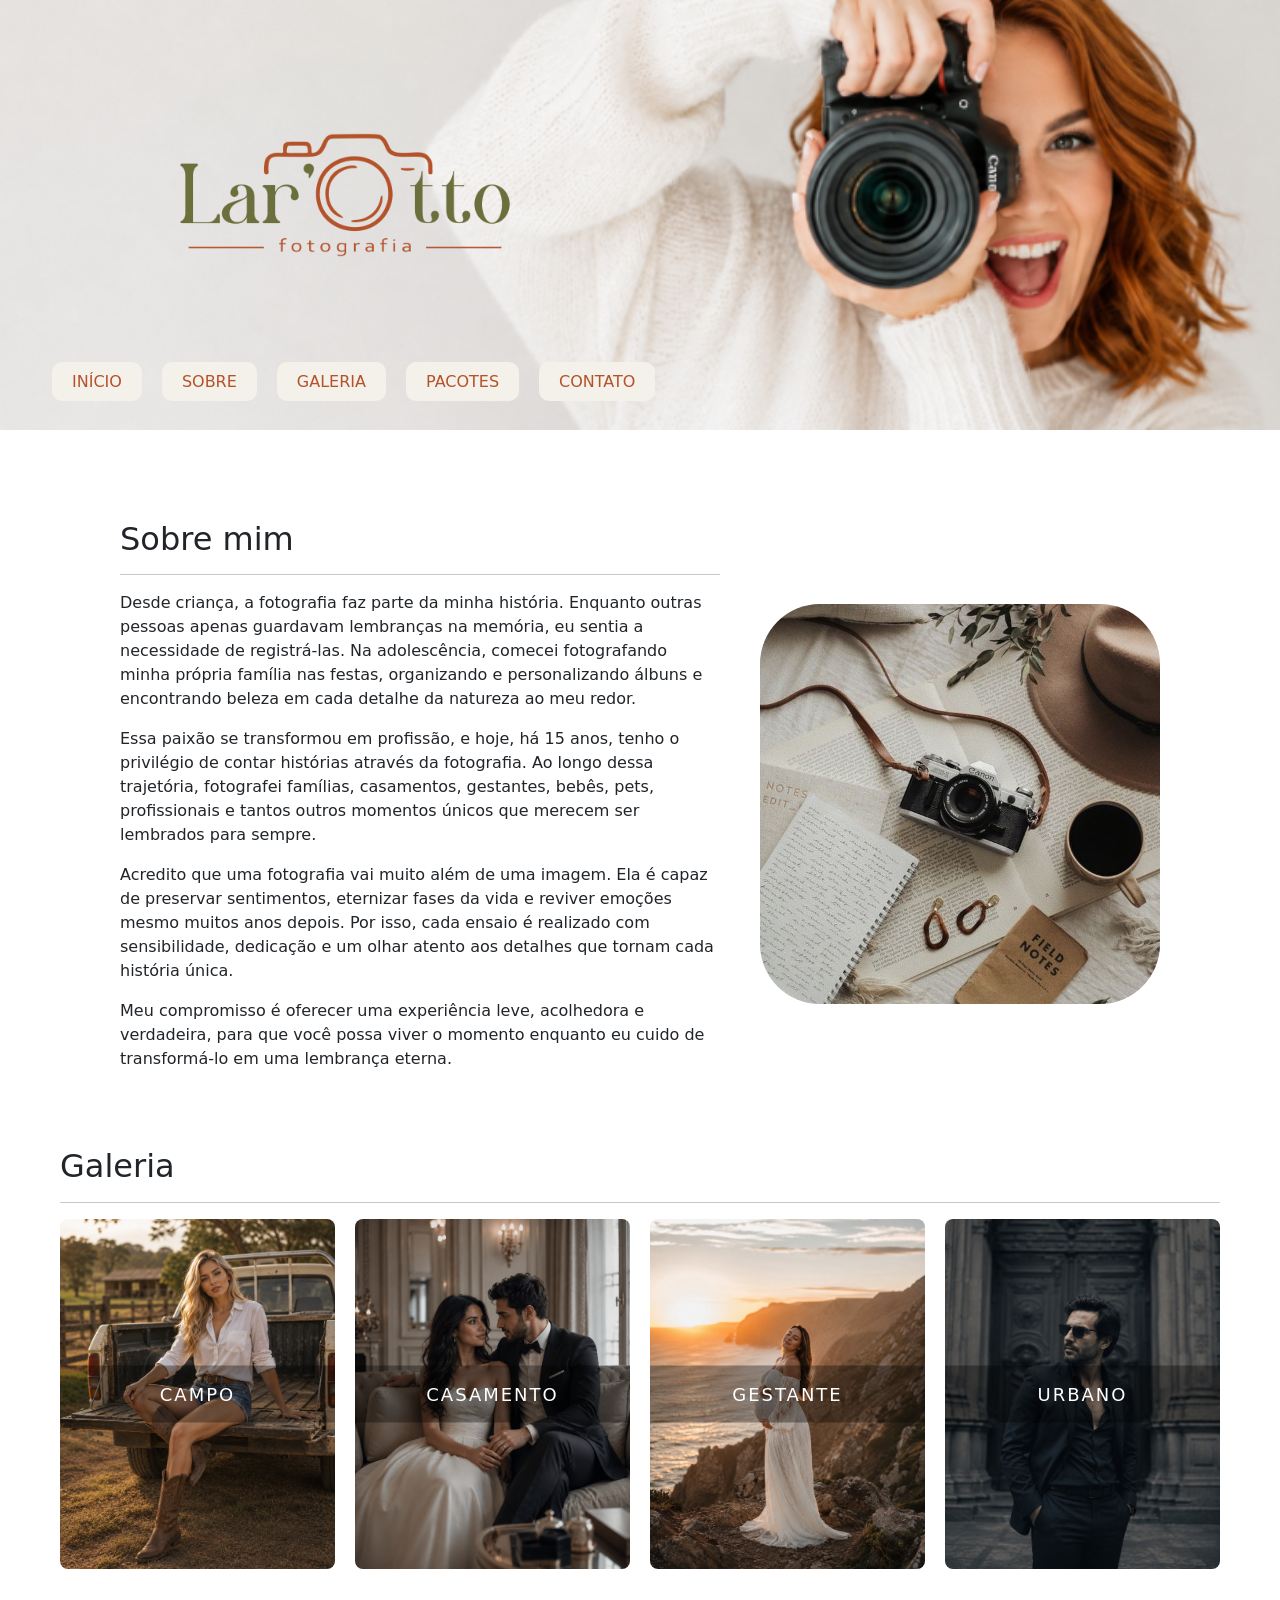
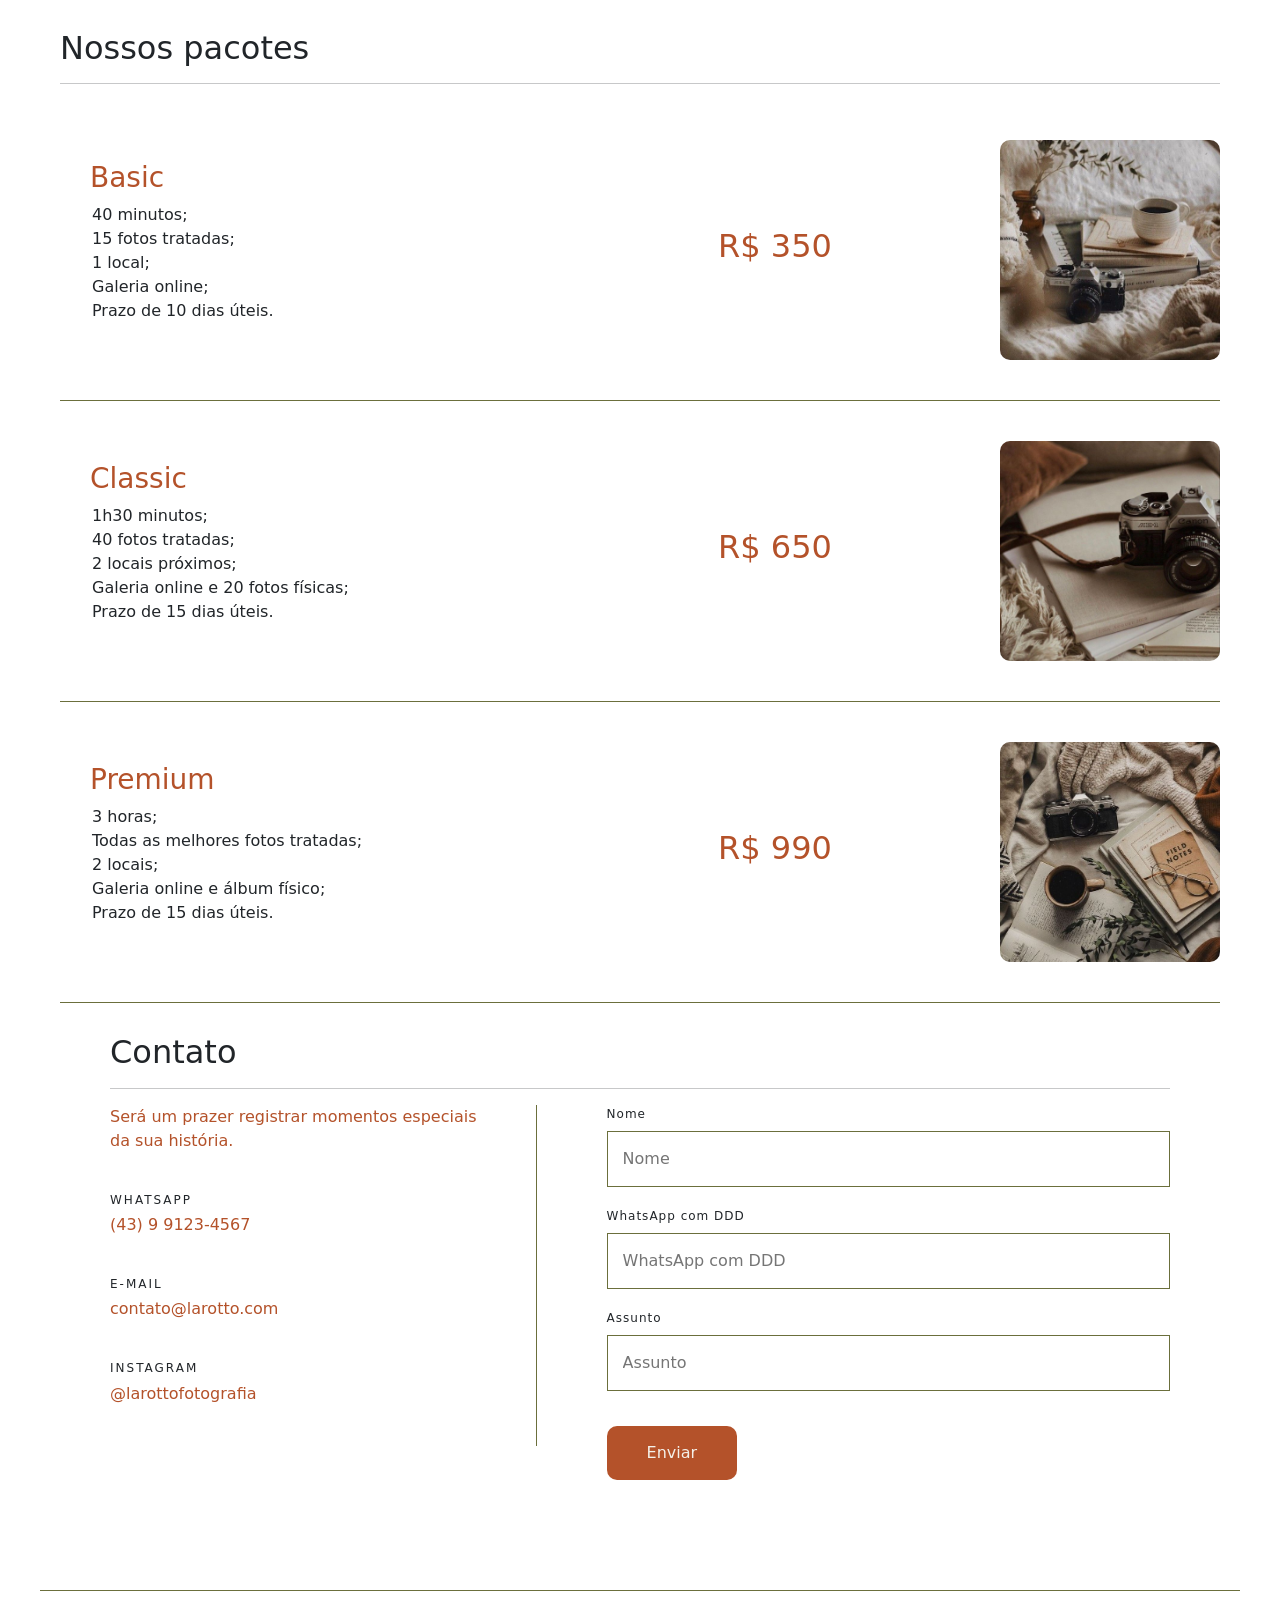
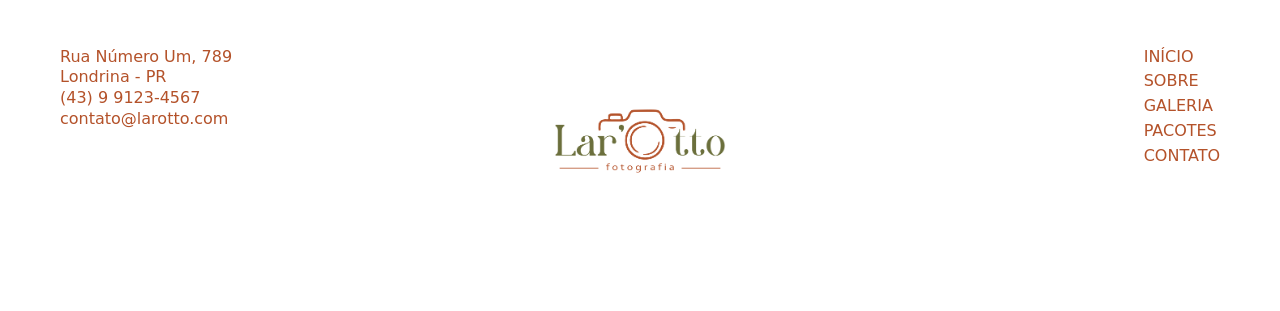
<file: index.html>
<!DOCTYPE html>
<html lang="pt-br">

<head>
    <meta charset="UTF-8">
    <meta name="viewport" content="width=device-width, initial-scale=1.0">
    <link rel="shortcut icon" href="imagens/favicon/favicon.png" type="image/x-icon">
    <title>Lar'Otto • Fotografia</title>
    <link rel="stylesheet" href="style.css">
    <link href="https://cdn.jsdelivr.net/npm/bootstrap@5.3.8/dist/css/bootstrap.min.css" rel="stylesheet"
        integrity="sha384-sRIl4kxILFvY47J16cr9ZwB07vP4J8+LH7qKQnuqkuIAvNWLzeN8tE5YBujZqJLB" crossorigin="anonymous">
    <script src="https://cdn.jsdelivr.net/npm/bootstrap@5.3.8/dist/js/bootstrap.bundle.min.js"
        integrity="sha384-FKyoEForCGlyvwx9Hj09JcYn3nv7wiPVlz7YYwJrWVcXK/BmnVDxM+D2scQbITxI"
        crossorigin="anonymous"></script>
</head>

<body>
    <header>
        <img class="logo" src="imagens/logo/logo.png" alt="Lar'Otto'">
        <ul>
            <li><a class="menu" href="index.html">INÍCIO</a></li>
            <li><a class="menu" href="#sobre">SOBRE</a></li>
            <li><a class="menu" href="#galeria">GALERIA</a></li>
            <li><a class="menu" href="#pacotes">PACOTES</a></li>
            <li><a class="menu" href="#contato">CONTATO</a></li>
        </ul>
    </header>
    <main>
        <section class="sobre" id="sobre">
            <div class="texto">
                <h2>Sobre mim</h2>
                <hr>
                <p>Desde criança, a fotografia faz parte da minha história. Enquanto outras pessoas apenas guardavam
                    lembranças na memória, eu sentia a necessidade de registrá-las. Na adolescência, comecei
                    fotografando minha própria família nas festas, organizando e personalizando álbuns e encontrando
                    beleza em cada detalhe da natureza ao meu redor.</p>
                <p>Essa paixão se transformou em profissão, e hoje, há 15 anos, tenho o privilégio de contar histórias
                    através da fotografia. Ao longo dessa trajetória, fotografei famílias, casamentos, gestantes, bebês,
                    pets, profissionais e tantos outros momentos únicos que merecem ser lembrados para sempre.</p>
                <p>Acredito que uma fotografia vai muito além de uma imagem. Ela é capaz de preservar sentimentos,
                    eternizar fases da vida e reviver emoções mesmo muitos anos depois. Por isso, cada ensaio é
                    realizado com sensibilidade, dedicação e um olhar atento aos detalhes que tornam cada história
                    única.</p>
                <p>Meu compromisso é oferecer uma experiência leve, acolhedora e verdadeira, para que você possa viver o
                    momento enquanto eu cuido de transformá-lo em uma lembrança eterna.</p>
            </div>
            <div>
                <img class="foto" src="imagens/sobre/6d9b2a4bab4f42e8be5e5e6f40fda996.jpg" alt="fotografia">
            </div>
        </section>
        <section class="portfolio" id="galeria">
            <h2>Galeria</h2>
            <hr>
            <div class="galeria">
                <div class="capa-galeria">
                    <a href="campo.html">
                        <img src="imagens/Fotos Campo/file_00000000e574720e81f77c184e11727a.png" alt="CAMPO">
                        <div class="descricao">CAMPO</div>
                    </a>
                </div>
                <div class="capa-galeria">
                    <a href="casamento.html">
                        <img src="imagens/Fotos Casamento/1.png" alt="CASAMENTO">
                        <div class="descricao">CASAMENTO</div>
                    </a>
                </div>
                <div class="capa-galeria">
                    <a href="gestante.html">
                        <img src="imagens/Fotos Grávida/file_00000000d24c720eb06387b1d7139557.png" alt="GESTANTE">
                        <div class="descricao">GESTANTE</div>
                    </a>
                </div>
                <div class="capa-galeria">
                    <a href="urbano.html">
                        <img src="imagens/Fotos Urbanas/file_00000000a00471f58c81c3d087209319.png" alt="URBANO">
                        <div class="descricao">URBANO</div>
                    </a>
                </div>
            </div>
        </section>
        <section class="pacotes" id="pacotes">
            <h2>Nossos pacotes</h2>
            <hr>
            <div class="descricao-pacote">
                <div class="texto-pacote">
                    <h3>Basic</h3>
                    <ul>
                        <li>40 minutos;</li>
                        <li>15 fotos tratadas;</li>
                        <li>1 local;</li>
                        <li>Galeria online;</li>
                        <li>Prazo de 10 dias úteis.</li>
                    </ul>
                </div>
                <div class="preco">
                    <h3>R$ 350</h3>
                </div>
                <div class="img-pacote">
                    <img class="foto-pacote" src="imagens/pacotes/10afe38fc9c17e127432d3bb7860c87c.jpg"
                        alt="foto urbana">
                </div>
            </div>
            <div class="descricao-pacote">
                <div class="texto-pacote">
                    <h3>Classic</h3>
                    <ul>
                        <li>1h30 minutos;</li>
                        <li>40 fotos tratadas;</li>
                        <li>2 locais próximos;</li>
                        <li>Galeria online e 20 fotos físicas;</li>
                        <li>Prazo de 15 dias úteis.</li>
                    </ul>
                </div>
                <div class="preco">
                    <h3>R$ 650</h3>
                </div>
                <div class="img-pacote">
                    <img class="foto-pacote" src="imagens/pacotes/9a33d7b85969df8fd4ec66f5f37f3573.jpg"
                        alt="foto gestnate">
                </div>
            </div>
            <div class="descricao-pacote">
                <div class="texto-pacote">
                    <h3>Premium</h3>
                    <ul>
                        <li>3 horas;</li>
                        <li>Todas as melhores fotos tratadas;</li>
                        <li>2 locais;</li>
                        <li>Galeria online e álbum físico;</li>
                        <li>Prazo de 15 dias úteis.</li>
                    </ul>
                </div>
                <div class="preco">
                    <h3>R$ 990</h3>
                </div>
                <div class="img-pacote">
                    <img class="foto-pacote" src="imagens/pacotes/b6e12f50422d97ef90f778b415f63331.jpg"
                        alt="foto casamento">
                </div>
            </div>
        </section>
        <section class="contato" id="contato">
            <h2>Contato</h2>
            <hr>
            <div class="contato-secao">
                <div class="info-contato">
                    <p>Será um prazer registrar momentos especiais da sua história.</p>
                    <div class="info">
                        <h4>WhatsApp</h4>
                        <p>(43) 9 9123-4567</p>
                    </div>
                    <div class="info">
                        <h4>E-mail</h4>
                        <p>contato@larotto.com</p>
                    </div>
                    <div class="info">
                        <h4>Instagram</h4>
                        <p>@larottofotografia</p>
                    </div>
                </div>
                <form class="form-contato" id="form">
                    <div>
                        <label for="nome">Nome</label>
                        <input type="text" id="nome" placeholder="Nome" required>
                    </div>
                    <div>
                        <label for="tel">WhatsApp com DDD</label>
                        <input type="tel" id="tel" maxlength="16" placeholder="WhatsApp com DDD" required>
                    </div>
                    <div>
                        <label for="mensagem">Assunto</label>
                        <input type="text" id="mensagem" placeholder="Assunto" required>
                    </div>
                    <button type="submit">Enviar</button>
                </form>
            </div>
        </section>
    </main>
    <footer>
        <div class="endereco">
            <p>Rua Número Um, 789</p>
            <p>Londrina - PR</p>
            <p>(43) 9 9123-4567</p>
            <p>contato@larotto.com</p>
        </div>
        <div class="logo-footer">
            <img src="imagens/logo/logo.png" alt="Lar'Otto Fotografia">
        </div>
        <div class="menu-footer">
            <nav>
                <ul>
                    <li><a class="menu" href="index.html">INÍCIO</a></li>
                    <li><a class="menu" href="#sobre">SOBRE</a></li>
                    <li><a class="menu" href="#galeria">GALERIA</a></li>
                    <li><a class="menu" href="#pacotes">PACOTES</a></li>
                    <li><a class="menu" href="#contato">CONTATO</a></li>
                </ul>
            </nav>
        </div>
    </footer>
    <script src="script.js"></script>
</body>

</html>
</file>
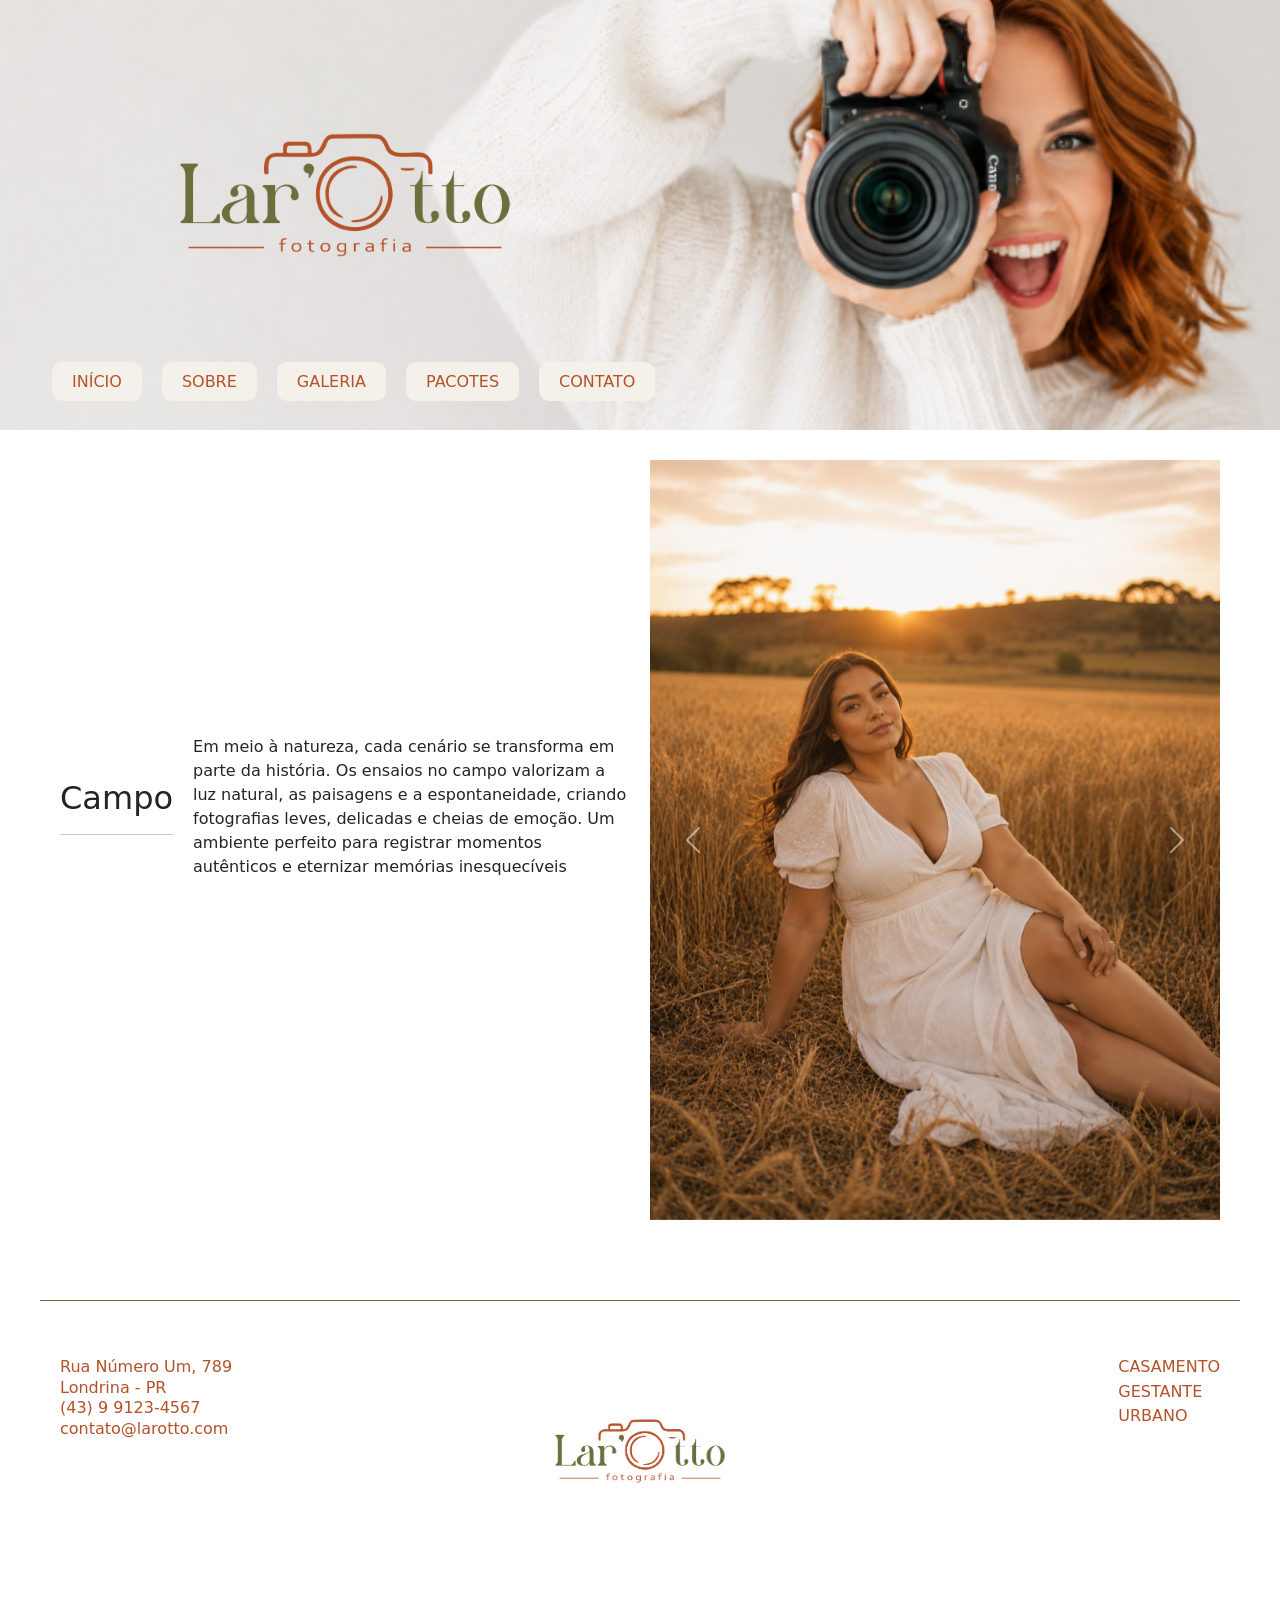
<file: campo.html>
<!DOCTYPE html>
<html lang="pt-br">
<head>
    <meta charset="UTF-8">
    <meta name="viewport" content="width=device-width, initial-scale=1.0">
    <link rel="shortcut icon" href="imagens/favicon/favicon.png" type="image/x-icon">
    <title>Lar'Otto • Campo</title>
    <link rel="stylesheet" href="style.css">
    <link href="https://cdn.jsdelivr.net/npm/bootstrap@5.3.8/dist/css/bootstrap.min.css" rel="stylesheet" integrity="sha384-sRIl4kxILFvY47J16cr9ZwB07vP4J8+LH7qKQnuqkuIAvNWLzeN8tE5YBujZqJLB" crossorigin="anonymous">
    <script src="https://cdn.jsdelivr.net/npm/bootstrap@5.3.8/dist/js/bootstrap.bundle.min.js" integrity="sha384-FKyoEForCGlyvwx9Hj09JcYn3nv7wiPVlz7YYwJrWVcXK/BmnVDxM+D2scQbITxI" crossorigin="anonymous"></script>
</head>
<body>
    <header>
        <img class="logo" src="imagens/logo/logo.png" alt="Lar'Otto'">
        <ul>
            <li><a class="menu" href="index.html">INÍCIO</a></li>
            <li><a class="menu" href="index.html#sobre">SOBRE</a></li>
            <li><a class="menu" href="index.html#galeria">GALERIA</a></li>
            <li><a class="menu" href="index.html#pacotes">PACOTES</a></li>
            <li><a class="menu" href="index.html#contato">CONTATO</a></li>
        </ul>
    </header>
    <main>
        <div class="descricao-carrossel">
            <div class="titulo-descricao">
                <div>
                    <h2>Campo</h2>
                    <hr>
                </div>
                <div>
                    <p>Em meio à natureza, cada cenário se transforma em parte da história. Os ensaios no campo valorizam a luz natural, as paisagens e a espontaneidade, criando fotografias leves, delicadas e cheias de emoção. Um ambiente perfeito para registrar momentos autênticos e eternizar memórias inesquecíveis</p>
                </div>
            </div>
            <div class="carrossel-ajuste">
                <div id="carouselExampleAutoplaying" class="carousel slide" data-bs-ride="carousel">
                    <div class="carousel-inner">
                        <div class="carousel-item active">
                            <img src="imagens/Fotos Campo/file_000000003720720e8e8a6aa6df68c9bf.png" class="d-block w-100"
                                alt="campo 1">
                        </div>
                        <div class="carousel-item">
                            <img src="imagens/Fotos Campo/file_0000000064f4720eaf616bbbf5a0885f.png" class="d-block w-100"
                                alt="campo 3">
                        </div>
                        <div class="carousel-item">
                            <img src="imagens/Fotos Campo/file_00000000815471f581a38d89bab91dcf.png" class="d-block w-100"
                                alt="campo 4">
                        </div>
                        <div class="carousel-item">
                            <img src="imagens/Fotos Campo/file_000000009084720e92041ee5ba6d3e0d.png" class="d-block w-100"
                                alt="campo 5">
                        </div>
                        <div class="carousel-item">
                            <img src="imagens/Fotos Campo/file_00000000aeec720ea4adc13aaf1ccf3a.png" class="d-block w-100"
                                alt="campo 6">
                        </div>
                        <div class="carousel-item">
                            <img src="imagens/Fotos Campo/file_00000000ca4071f5b4177da5c6f387ed.png" class="d-block w-100"
                                alt="campo 7">
                        </div>
                        <div class="carousel-item">
                            <img src="imagens/Fotos Campo/file_00000000e574720e81f77c184e11727a.png" class="d-block w-100"
                                alt="campo 8">
                        </div>
                    </div>
                    <button class="carousel-control-prev" type="button" data-bs-target="#carouselExampleAutoplaying"
                        data-bs-slide="prev">
                        <span class="carousel-control-prev-icon" aria-hidden="true"></span>
                        <span class="visually-hidden">Previous</span>
                    </button>
                    <button class="carousel-control-next" type="button" data-bs-target="#carouselExampleAutoplaying"
                        data-bs-slide="next">
                        <span class="carousel-control-next-icon" aria-hidden="true"></span>
                        <span class="visually-hidden">Next</span>
                    </button>
                </div>
            </div>
        </div>
    </main>
    <footer>
        <div class="endereco">
            <p>Rua Número Um, 789</p>
            <p>Londrina - PR</p>
            <p>(43) 9 9123-4567</p>
            <p>contato@larotto.com</p>
        </div>
        <div class="logo-footer">
            <img src="imagens/logo/logo.png" alt="Lar'Otto Fotografia">
        </div>
        <div class="menu-footer">
            <nav>
                <ul>
                    <li><a class="menu" href="casamento.html">CASAMENTO</a></li>
                    <li><a class="menu" href="gestante.html">GESTANTE</a></li>
                    <li><a class="menu" href="urbano.html">URBANO</a></li>
                </ul>
            </nav>
        </div>
    </footer>
</body>
</html>
</file>
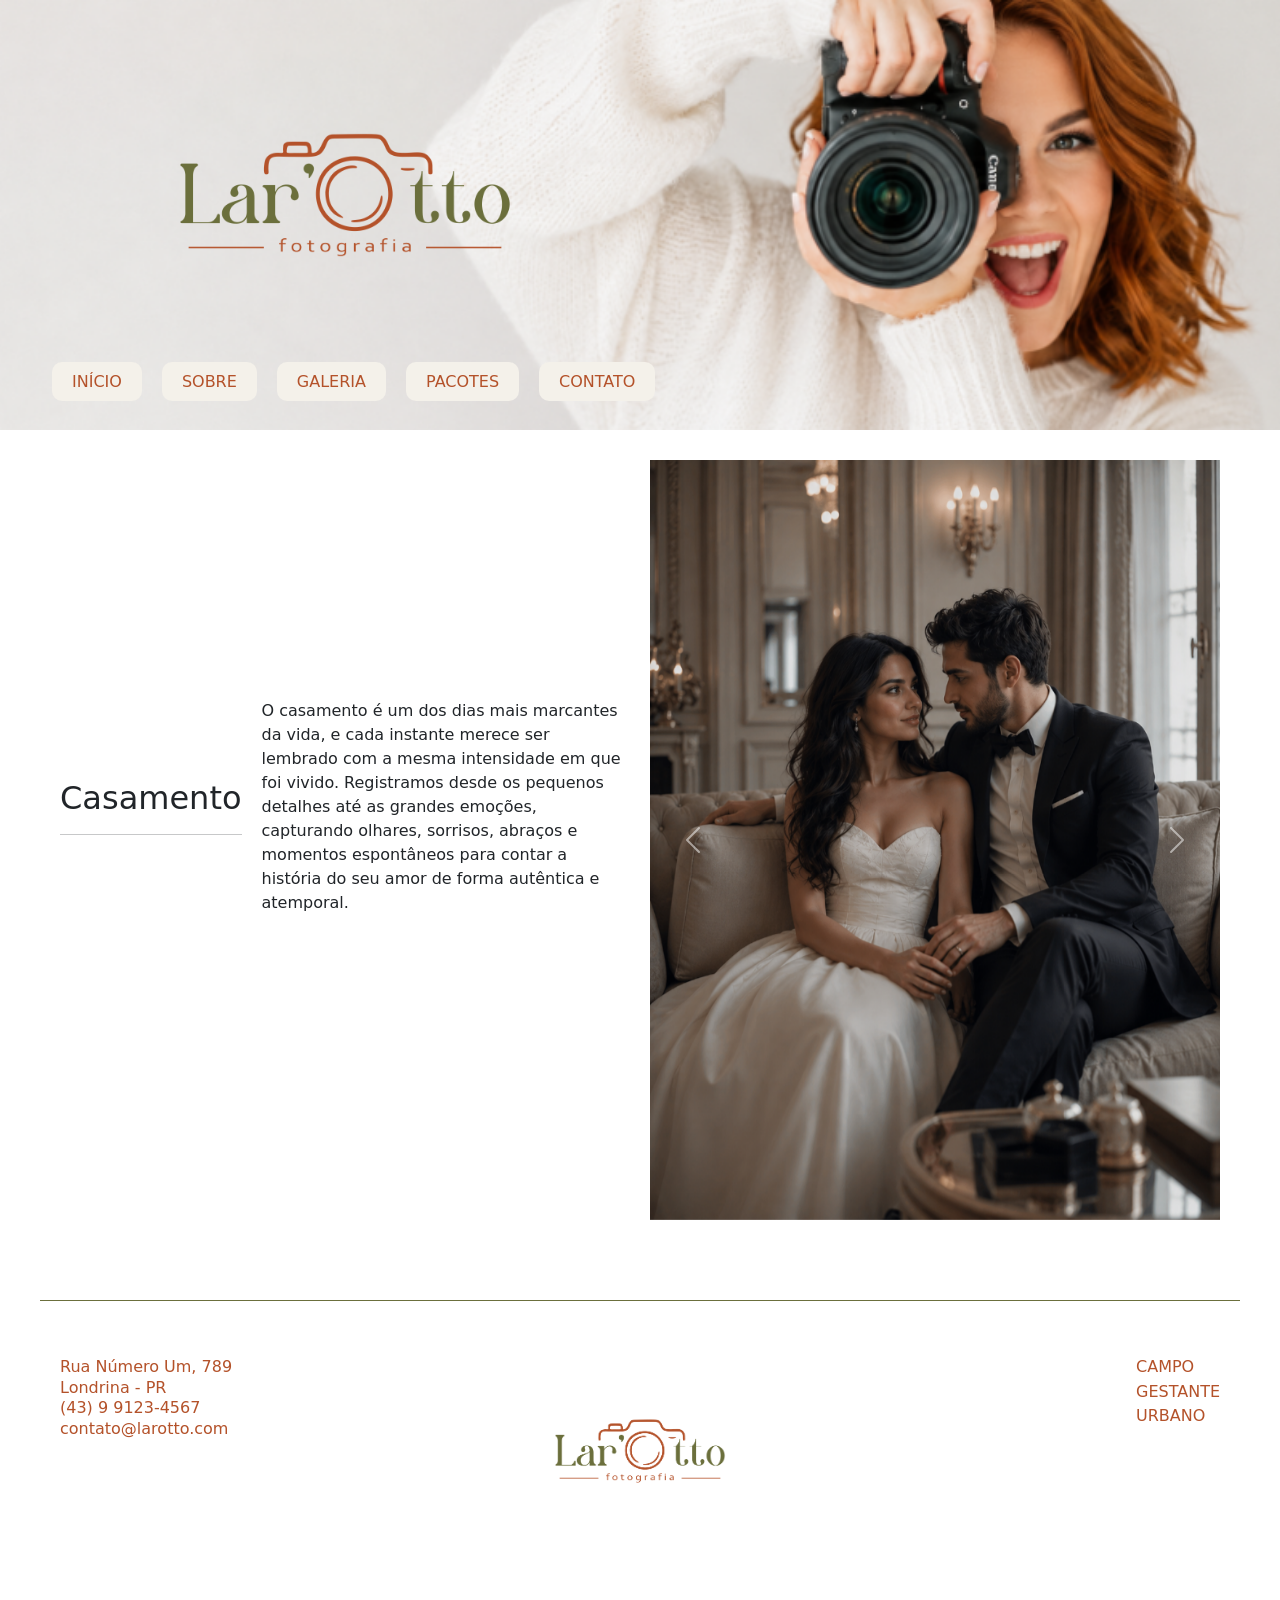
<file: casamento.html>
<!DOCTYPE html>
<html lang="pt-br">
<head>
    <meta charset="UTF-8">
    <meta name="viewport" content="width=device-width, initial-scale=1.0">
    <link rel="shortcut icon" href="imagens/favicon/favicon.png" type="image/x-icon">
    <title>Lar'Otto • Casamento</title>
    <link rel="stylesheet" href="style.css">
    <link href="https://cdn.jsdelivr.net/npm/bootstrap@5.3.8/dist/css/bootstrap.min.css" rel="stylesheet" integrity="sha384-sRIl4kxILFvY47J16cr9ZwB07vP4J8+LH7qKQnuqkuIAvNWLzeN8tE5YBujZqJLB" crossorigin="anonymous">
    <script src="https://cdn.jsdelivr.net/npm/bootstrap@5.3.8/dist/js/bootstrap.bundle.min.js" integrity="sha384-FKyoEForCGlyvwx9Hj09JcYn3nv7wiPVlz7YYwJrWVcXK/BmnVDxM+D2scQbITxI" crossorigin="anonymous"></script>
</head>
<body>
    <header>
        <img class="logo" src="imagens/logo/logo.png" alt="Lar'Otto'">
        <ul>
            <li><a class="menu" href="index.html">INÍCIO</a></li>
            <li><a class="menu" href="index.html#sobre">SOBRE</a></li>
            <li><a class="menu" href="index.html#galeria">GALERIA</a></li>
            <li><a class="menu" href="index.html#pacotes">PACOTES</a></li>
            <li><a class="menu" href="index.html#contato">CONTATO</a></li>
        </ul>
    </header>
    <main>
        <div class="descricao-carrossel">
            <div class="titulo-descricao">
                <div>
                    <h2>Casamento</h2>
                    <hr>
                </div>
                <div>
                    <p>O casamento é um dos dias mais marcantes da vida, e cada instante merece ser lembrado com a mesma intensidade em que foi vivido. Registramos desde os pequenos detalhes até as grandes emoções, capturando olhares, sorrisos, abraços e momentos espontâneos para contar a história do seu amor de forma autêntica e atemporal.</p>
                </div>
            </div>
            <div class="carrossel-ajuste">
                <div id="carouselExampleAutoplaying" class="carousel slide" data-bs-ride="carousel">
                    <div class="carousel-inner">
                        <div class="carousel-item active">
                            <img src="imagens/Fotos Casamento/1.png" class="d-block w-100"
                                alt="casamento 1">
                        </div>
                        <div class="carousel-item">
                            <img src="imagens/Fotos Casamento/2.png" class="d-block w-100"
                                alt="casamento 2">
                        </div>
                        <div class="carousel-item">
                            <img src="imagens/Fotos Casamento/3.png" class="d-block w-100"
                                alt="casamento 3">
                        </div>
                        <div class="carousel-item">
                            <img src="imagens/Fotos Casamento/4.png" class="d-block w-100"
                                alt="casamento 4">
                        </div>
                        <div class="carousel-item">
                            <img src="imagens/Fotos Casamento/5.png" class="d-block w-100"
                                alt="casamento 5">
                        </div>
                        <div class="carousel-item">
                            <img src="imagens/Fotos Casamento/6.png" class="d-block w-100"
                                alt="casamento 6">
                        </div>
                        <div class="carousel-item">
                            <img src="imagens/Fotos Casamento/7.png" class="d-block w-100"
                                alt="casamento 7">
                        </div>
                        <div class="carousel-item">
                            <img src="imagens/Fotos Casamento/8.png" class="d-block w-100"
                                alt="casamento 8">
                        </div>
                    </div>
                    <button class="carousel-control-prev" type="button" data-bs-target="#carouselExampleAutoplaying"
                        data-bs-slide="prev">
                        <span class="carousel-control-prev-icon" aria-hidden="true"></span>
                        <span class="visually-hidden">Previous</span>
                    </button>
                    <button class="carousel-control-next" type="button" data-bs-target="#carouselExampleAutoplaying"
                        data-bs-slide="next">
                        <span class="carousel-control-next-icon" aria-hidden="true"></span>
                        <span class="visually-hidden">Next</span>
                    </button>
                </div>
            </div>
        </div>

    </main>
    <footer>
        <div class="endereco">
            <p>Rua Número Um, 789</p>
            <p>Londrina - PR</p>
            <p>(43) 9 9123-4567</p>
            <p>contato@larotto.com</p>
        </div>
        <div class="logo-footer">
            <img src="imagens/logo/logo.png" alt="Lar'Otto Fotografia">
        </div>
        <div class="menu-footer">
            <nav>
                <ul>
                    <li><a class="menu" href="campo.html">CAMPO</a></li>
                    <li><a class="menu" href="gestante.html">GESTANTE</a></li>
                    <li><a class="menu" href="urbano.html">URBANO</a></li>
                </ul>
            </nav>
        </div>
    </footer>
</body>
</html>
</file>
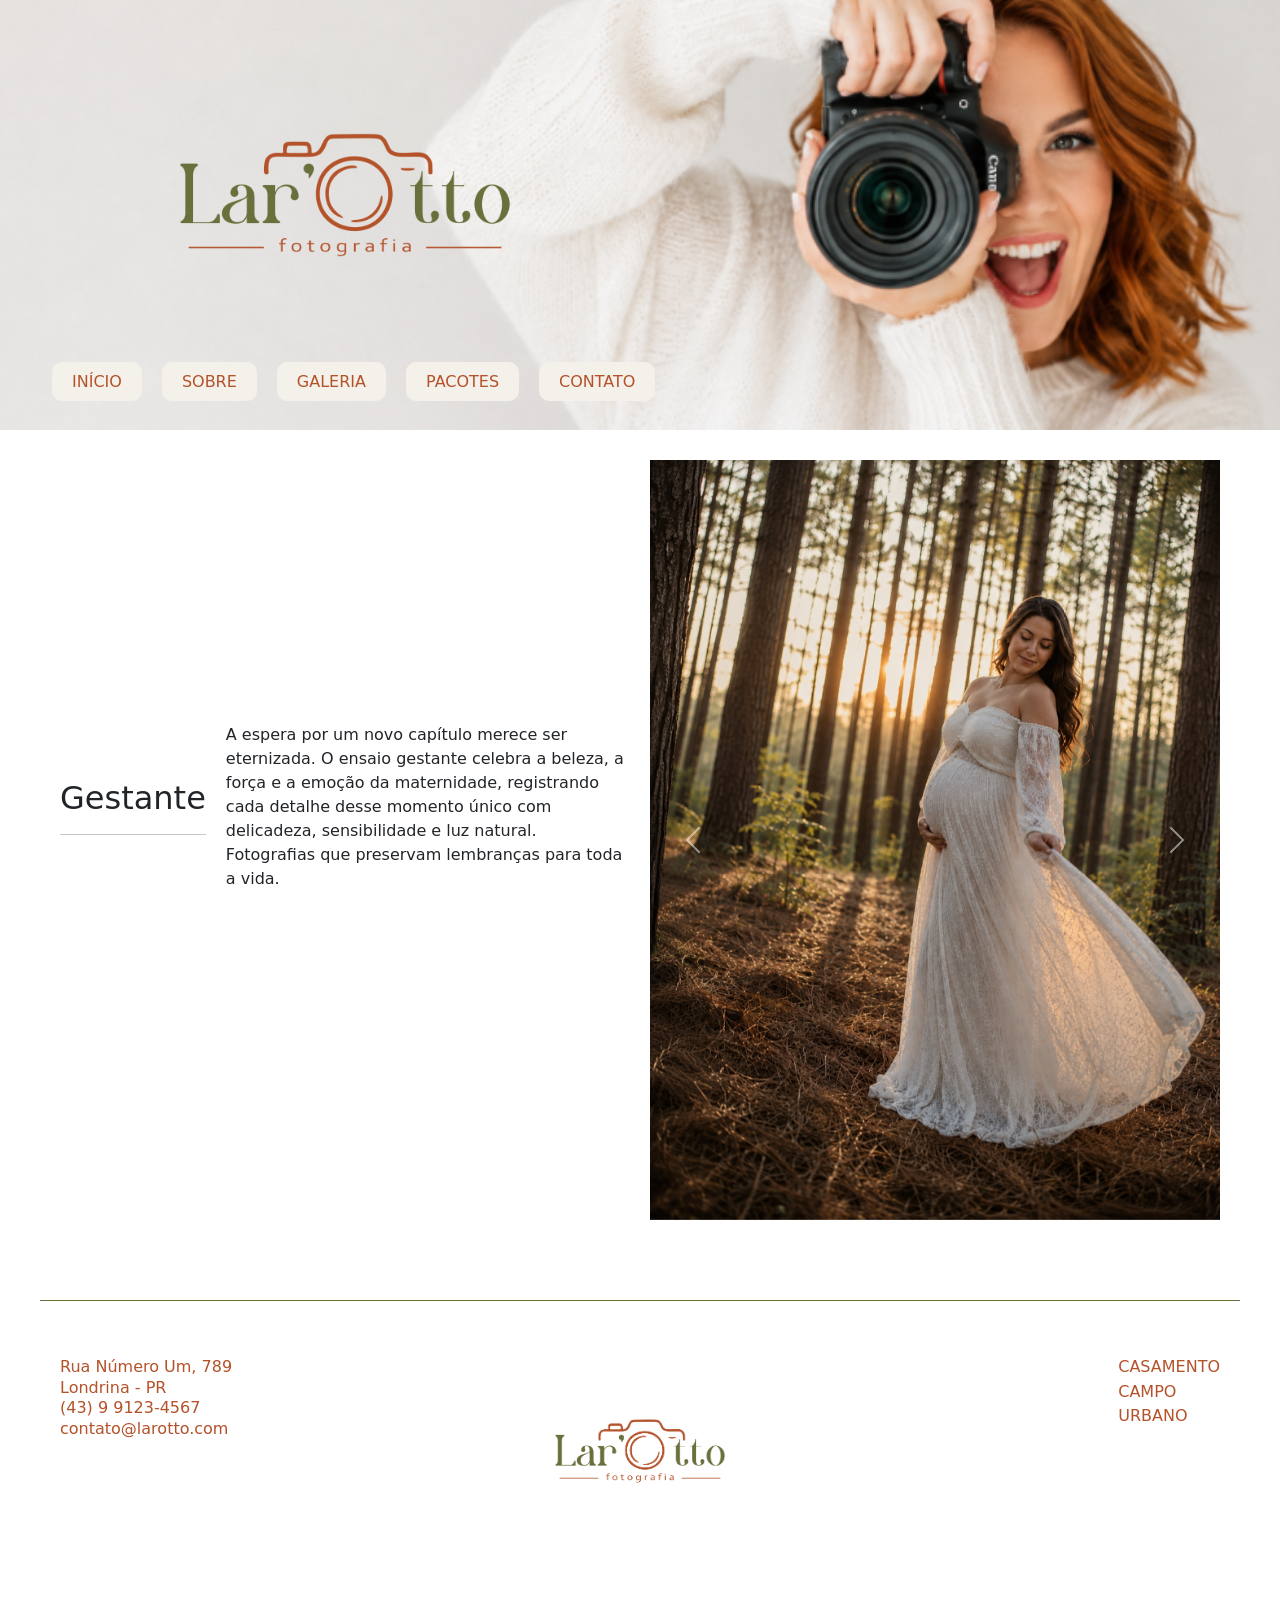
<file: gestante.html>
<!DOCTYPE html>
<html lang="pt-br">
<head>
    <meta charset="UTF-8">
    <meta name="viewport" content="width=device-width, initial-scale=1.0">
    <link rel="shortcut icon" href="imagens/favicon/favicon.png" type="image/x-icon">
    <title>Lar'Otto • Gestante</title>
    <link rel="stylesheet" href="style.css">
    <link href="https://cdn.jsdelivr.net/npm/bootstrap@5.3.8/dist/css/bootstrap.min.css" rel="stylesheet" integrity="sha384-sRIl4kxILFvY47J16cr9ZwB07vP4J8+LH7qKQnuqkuIAvNWLzeN8tE5YBujZqJLB" crossorigin="anonymous">
    <script src="https://cdn.jsdelivr.net/npm/bootstrap@5.3.8/dist/js/bootstrap.bundle.min.js" integrity="sha384-FKyoEForCGlyvwx9Hj09JcYn3nv7wiPVlz7YYwJrWVcXK/BmnVDxM+D2scQbITxI" crossorigin="anonymous"></script>
</head>
<body>
    <header>
        <img class="logo" src="imagens/logo/logo.png" alt="Lar'Otto'">
        <ul>
            <li><a class="menu" href="index.html">INÍCIO</a></li>
            <li><a class="menu" href="index.html#sobre">SOBRE</a></li>
            <li><a class="menu" href="index.html#galeria">GALERIA</a></li>
            <li><a class="menu" href="index.html#pacotes">PACOTES</a></li>
            <li><a class="menu" href="index.html#contato">CONTATO</a></li>
        </ul>
    </header>
    <main>
        <div class="descricao-carrossel">
            <div class="titulo-descricao">
                <div>
                    <h2>Gestante</h2>
                    <hr>
                </div>
                <div>
                    <p>A espera por um novo capítulo merece ser eternizada. O ensaio gestante celebra a beleza, a força e a emoção da maternidade, registrando cada detalhe desse momento único com delicadeza, sensibilidade e luz natural. Fotografias que preservam lembranças para toda a vida.</p>
                </div>
            </div>
            <div class="carrossel-ajuste">
                <div id="carouselExampleAutoplaying" class="carousel slide" data-bs-ride="carousel">
                    <div class="carousel-inner">
                        <div class="carousel-item active">
                            <img src="imagens/Fotos Grávida/file_0000000006e8720e85ca3eb236e56c17.png" class="d-block w-100"
                                alt="gestante 1">
                        </div>
                        <div class="carousel-item">
                            <img src="imagens/Fotos Grávida/file_0000000007bc71f58e0a84303fea38fd.png" class="d-block w-100"
                                alt="gestante 2">
                        </div>
                        <div class="carousel-item">
                            <img src="imagens/Fotos Grávida/file_00000000654c71f586603e8170c378a8.png" class="d-block w-100"
                                alt="gestante 3">
                        </div>
                        <div class="carousel-item">
                            <img src="imagens/Fotos Grávida/file_000000009354720e9e92cc266bd8fe6d.png" class="d-block w-100"
                                alt="gestante 4">
                        </div>
                        <div class="carousel-item">
                            <img src="imagens/Fotos Grávida/file_00000000c9d471f58104e48af5ce6956.png" class="d-block w-100"
                                alt="gestante 5">
                        </div>
                        <div class="carousel-item">
                            <img src="imagens/Fotos Grávida/file_00000000d114720e9decffab05165f5d.png" class="d-block w-100"
                                alt="gestante 6">
                        </div>
                        <div class="carousel-item">
                            <img src="imagens/Fotos Grávida/file_00000000d24c720eb06387b1d7139557.png" class="d-block w-100"
                                alt="gestante 7">
                        </div>
                        <div class="carousel-item">
                            <img src="imagens/Fotos Grávida/file_00000000e8b871f58a07dc3ff7db044d.png" class="d-block w-100"
                                alt="gestante 8">
                        </div>
                    </div>
                    <button class="carousel-control-prev" type="button" data-bs-target="#carouselExampleAutoplaying"
                        data-bs-slide="prev">
                        <span class="carousel-control-prev-icon" aria-hidden="true"></span>
                        <span class="visually-hidden">Previous</span>
                    </button>
                    <button class="carousel-control-next" type="button" data-bs-target="#carouselExampleAutoplaying"
                        data-bs-slide="next">
                        <span class="carousel-control-next-icon" aria-hidden="true"></span>
                        <span class="visually-hidden">Next</span>
                    </button>
                </div>
            </div>
        </div>
    </main>
    <footer>
        <div class="endereco">
            <p>Rua Número Um, 789</p>
            <p>Londrina - PR</p>
            <p>(43) 9 9123-4567</p>
            <p>contato@larotto.com</p>
        </div>
        <div class="logo-footer">
            <img src="imagens/logo/logo.png" alt="Lar'Otto Fotografia">
        </div>
        <div class="menu-footer">
            <nav>
                <ul>
                    <li><a class="menu" href="casamento.html">CASAMENTO</a></li>
                    <li><a class="menu" href="campo.html">CAMPO</a></li>
                    <li><a class="menu" href="urbano.html">URBANO</a></li>
                </ul>
            </nav>
        </div>
    </footer>
</body>
</html>
</file>
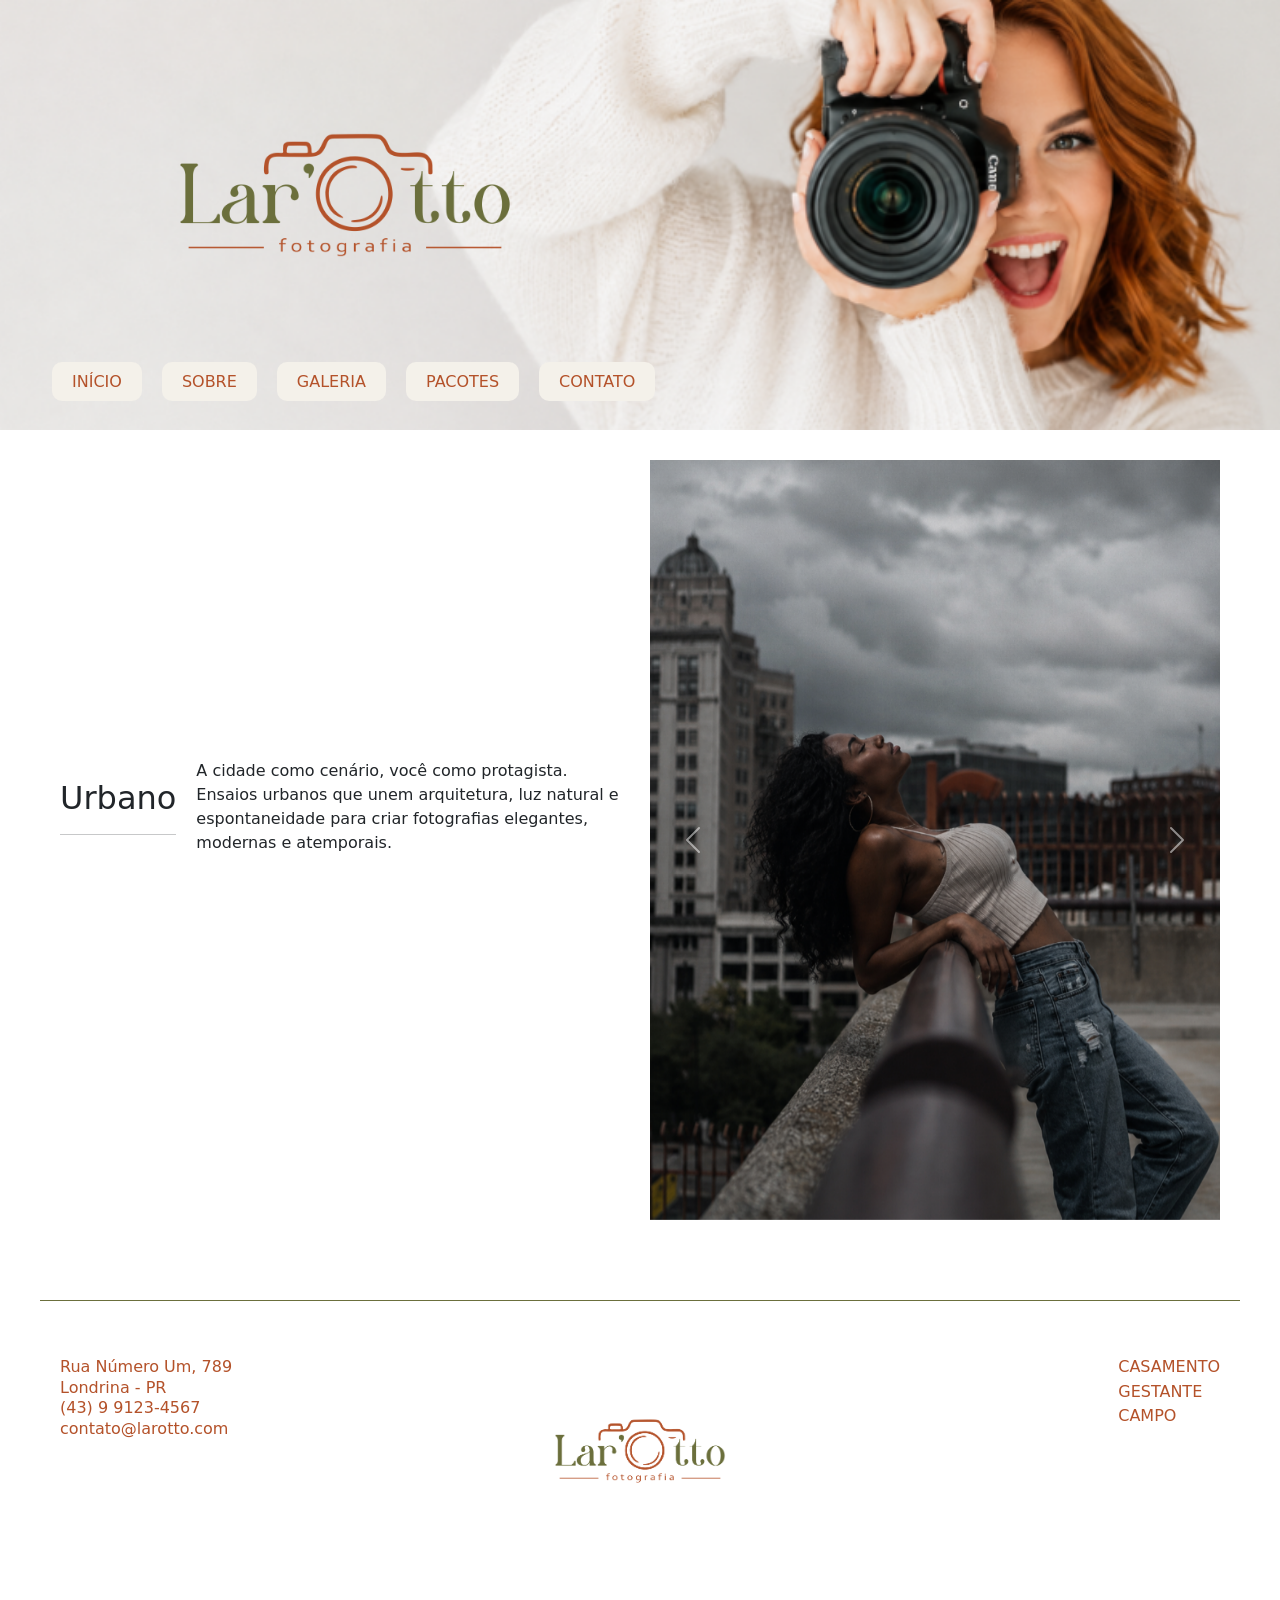
<file: urbano.html>
<!DOCTYPE html>
<html lang="pt-br">

<head>
    <meta charset="UTF-8">
    <meta name="viewport" content="width=device-width, initial-scale=1.0">
    <link rel="shortcut icon" href="imagens/favicon/favicon.png" type="image/x-icon">
    <title>Lar'Otto • Urbano</title>
    <link rel="stylesheet" href="style.css">
    <link href="https://cdn.jsdelivr.net/npm/bootstrap@5.3.8/dist/css/bootstrap.min.css" rel="stylesheet"
        integrity="sha384-sRIl4kxILFvY47J16cr9ZwB07vP4J8+LH7qKQnuqkuIAvNWLzeN8tE5YBujZqJLB" crossorigin="anonymous">
    <script src="https://cdn.jsdelivr.net/npm/bootstrap@5.3.8/dist/js/bootstrap.bundle.min.js"
        integrity="sha384-FKyoEForCGlyvwx9Hj09JcYn3nv7wiPVlz7YYwJrWVcXK/BmnVDxM+D2scQbITxI"
        crossorigin="anonymous"></script>
</head>

<body>
    <header>
        <img class="logo" src="imagens/logo/logo.png" alt="Lar'Otto'">
        <ul>
            <li><a class="menu" href="index.html">INÍCIO</a></li>
            <li><a class="menu" href="index.html#sobre">SOBRE</a></li>
            <li><a class="menu" href="index.html#galeria">GALERIA</a></li>
            <li><a class="menu" href="index.html#pacotes">PACOTES</a></li>
            <li><a class="menu" href="index.html#contato">CONTATO</a></li>
        </ul>
    </header>
    <main>
        <div class="descricao-carrossel">
            <div class="titulo-descricao">
                <div>
                    <h2>Urbano</h2>
                    <hr>
                </div>
                <div>
                    <p>A cidade como cenário, você como protagista. Ensaios urbanos que unem arquitetura, luz natural e
                        espontaneidade para criar fotografias elegantes, modernas e atemporais.</p>
                </div>
            </div>
            <div class="carrossel-ajuste">
                <div id="carouselExampleAutoplaying" class="carousel slide" data-bs-ride="carousel">
                    <div class="carousel-inner">
                        <div class="carousel-item active">
                            <img src="imagens/Fotos Urbanas/file_000000002c8c720ebba753c432c6bc30.png" class="d-block w-100"
                                alt="foto urbana 1">
                        </div>
                        <div class="carousel-item">
                            <img src="imagens/Fotos Urbanas/file_0000000046d471f596e412f81c4e4076.png" class="d-block w-100"
                                alt="foto urbana 2">
                        </div>
                        <div class="carousel-item">
                            <img src="imagens/Fotos Urbanas/file_000000004dfc720ea98f47f7eac0a1c0.png" class="d-block w-100"
                                alt="foto urbana 3">
                        </div>
                        <div class="carousel-item">
                            <img src="imagens/Fotos Urbanas/file_00000000828471f585db2421b0c07aaa.png" class="d-block w-100"
                                alt="foto urbana 4">
                        </div>
                        <div class="carousel-item">
                            <img src="imagens/Fotos Urbanas/file_00000000a00471f58c81c3d087209319.png" class="d-block w-100"
                                alt="foto urbana 5">
                        </div>
                        <div class="carousel-item">
                            <img src="imagens/Fotos Urbanas/file_00000000d5cc720ebcc1f65ab81e320c.png" class="d-block w-100"
                                alt="foto urbana 6">
                        </div>
                        <div class="carousel-item">
                            <img src="imagens/Fotos Urbanas/file_00000000da1c720e8e40dd46c8896e98.png" class="d-block w-100"
                                alt="foto urbana 7">
                        </div>
                        <div class="carousel-item">
                            <img src="imagens/Fotos Urbanas/file_00000000dab8720e9eafbc984ff63193.png" class="d-block w-100"
                                alt="foto urbana 8">
                        </div>
                    </div>
                    <button class="carousel-control-prev" type="button" data-bs-target="#carouselExampleAutoplaying"
                        data-bs-slide="prev">
                        <span class="carousel-control-prev-icon" aria-hidden="true"></span>
                        <span class="visually-hidden">Previous</span>
                    </button>
                    <button class="carousel-control-next" type="button" data-bs-target="#carouselExampleAutoplaying"
                        data-bs-slide="next">
                        <span class="carousel-control-next-icon" aria-hidden="true"></span>
                        <span class="visually-hidden">Next</span>
                    </button>
                </div>
            </div>
        </div>
    </main>
    <footer>
        <div class="endereco">
            <p>Rua Número Um, 789</p>
            <p>Londrina - PR</p>
            <p>(43) 9 9123-4567</p>
            <p>contato@larotto.com</p>
        </div>
        <div class="logo-footer">
            <img src="imagens/logo/logo.png" alt="Lar'Otto Fotografia">
        </div>
        <div class="menu-footer">
            <nav>
                <ul>
                    <li><a class="menu" href="casamento.html">CASAMENTO</a></li>
                    <li><a class="menu" href="gestante.html">GESTANTE</a></li>
                    <li><a class="menu" href="campo.html">CAMPO</a></li>
                </ul>
            </nav>
        </div>
    </footer>
</body>

</html>
</file>
<file: style.css>
@import url('https://fonts.googleapis.com/css2?family=Montserrat:ital,wght@0,100..900;1,100..900&display=swap');

body {
    background-color: #f4f1ea;
    font-family: "Montserrat", sans-serif;
    color: #4b2e20;
    line-height: 1.6;
    margin: 0;
    padding: 0;
}
header {
    display: flex;
    flex-direction: column;
    align-items: flex-start;
    padding: 20px;
    background-image: url('imagens/capa/capa-header.png');
    background-size: cover;
    background-position: center;
}
header ul{
    color: #b4522a;
    list-style: none;
    display: flex;
    align-items: flex-start;
    gap: 20px;
}
header ul li a {
    text-decoration: none;
    color: #b4522a;
    background-color: #f4f1ea;
    padding: 10px 20px;
    border-radius: 10px;
}
.menu:hover {
    color: #6b6f3c; 
}
.logo {
    height: 350px;
    width: auto;
    margin-left: 150px;
}
main {
    max-width: 1200px;
    margin: 0 auto;
    padding: 30px 20px;
}
.sobre {
    display: flex;
    align-items: center;
    gap: 40px;
    margin: 60px;
}
.foto {
    width: 400px;
    height: 400px;
    border-radius: 60px;
}
.galeria{
    display:grid;
    grid-template-columns:repeat(4, 1fr);
    gap:20px;
    margin-bottom: 60px;
}
.capa-galeria{
    position:relative;
    overflow:hidden;
    border-radius:8px;
}
.capa-galeria img{
    width:100%;
    height:350px;
    object-fit:cover;
    display:block;
}
.descricao{
    position:absolute;
    top:50%;
    left:0;
    width:100%;
    transform:translateY(-50%);
    background:rgba(0,0,0,.35);
    color:white;
    text-align:center;
    padding:15px 0;
    font-size:18px;
    letter-spacing:2px;
}
hr {
    margin-bottom: 30px;
}
.carrossel-ajuste {
    margin: 0 auto;
    flex: 1;
}
.titulo-descricao {
    display: flex;
    align-items: center;
    gap: 20px;
    flex: 1;
    margin-bottom: 50px;
}
.descricao-carrossel{
    display: flex;
    align-items: center;
    justify-content: center;
    gap: 20px;
    max-width: 1200px;
}
#carouselExampleAutoplaying{
    width: 100%;
}
#carouselExampleAutoplaying img{
    object-fit: cover;
}
.descricao-pacote {
    display: flex;
    align-items: center;
    justify-content: space-between;
    padding: 40px 0;
    border-bottom: 1px solid #6b6f3c;
    gap: 40px;
}
.texto-pacote {
    flex: 2;
}
.preco {
    flex: 1;
    text-align: center;
}
.preco h3 {
    font-size: 2rem;
    color: #b4522a;
}
.img-pacote {
    flex: 1;
    display: flex;
    justify-content: flex-end;
}
.img-pacote img {
    width: 220px;
    height: 220px;
    object-fit: cover;
    border-radius: 10px;
}
.texto-pacote h3 {
    color: #b4522a;
    margin-left: 30px;
}
.texto-pacote ul {
    list-style: none;
}
.contato {
    max-width: 1100px;
    margin: 30px auto;
    padding: 0 20px;
}
.contato-secao {
    display: flex;
    justify-content: space-between;
    align-items: flex-start;
    gap: 70px;
}
.info-contato {
    flex: 1;
    border-right: 1px solid #6b6f3c;
    padding-right: 50px;
}
.info-contato p {
    margin-bottom: 40px;
    color: #b4522a;
}
.info {
    margin-bottom: 30px;
}
.info h4 {
    margin-bottom: 6px;
    text-transform: uppercase;
    letter-spacing: 2px;
    font-size: 12px;
}
.form-contato {
    flex: 1.5;
}
.form-contato div {
    display: flex;
    flex-direction: column;
    margin-bottom: 20px;
}
.form-contato label {
    margin-bottom: 8px;
    font-size: 12px;
    letter-spacing: 1px;
}
.form-contato input {
    padding: 15px;
    border: 1px solid #6b6f3c;
    font-size: 16px;
    outline: none;
}
.form-contato input:focus {
    border-color: #b4522a;
}
.form-contato button {
    margin-top: 15px;
    padding: 15px 40px;
    border: none;
    border-radius: 10px;
    background-color: #b4522a;
    color: #f4f1ea;
    font-size: 16px;
    transition: .3s;
}
.form-contato button:hover {
    background: #6b6f3c;
}
footer {
    max-width: 1200px;
    margin: 50px auto 0;
    padding: 60px 20px;
    display: flex;
    justify-content: space-between;
    align-items: flex-start;
    gap: 60px;
    border-top: 1px solid #6b6f3c;
    line-height: 0.8;
}
.endereco, .logo-footer, .menu-footer {
    flex: 1;
}
.logo-footer {
    text-align: center;
}
.logo-footer img {
    width: 180px;
    margin-bottom: 20px;
}
.endereco p {
    margin-bottom: 8px;
    color: #b4522a;
}
.menu-footer ul {
    list-style: none;
    padding: 0;
}
.menu-footer li {
    margin-bottom: 12px;
}
.menu-footer a {
    text-decoration: none;
    color: #b4522a;
    transition: .3s;
}
.menu-footer a:hover {
    color: #6b6f3c;
}
.menu-footer {
    flex: 1;
    display: flex;
    justify-content: flex-end;
}
.menu-footer nav {
    text-align: left;
}



@media (max-width: 768px) {
    .menu {
        padding: 8px 12px;
        font-size: 12px;
        white-space: nowrap;
    }
    header {
        align-items: center;
        padding: 20px;
        background-position: 73% center;
    }
    .logo {
        height: 180px;
        width: auto;
        margin: 0;
        align-self: flex-start;
    }
      header ul {
        display: flex;
        flex-wrap: wrap;
        gap: 6px;
        padding: 0;
        margin: 10px 0;
        width: 100%;
    }
    header ul li {
        flex: 1;
        min-width: 60px;
    }
    header ul li a {
        display: block;
        text-align: center;
        padding: 6px 4px;
        font-size: 10px;
    }
    .sobre {
        flex-direction: column;
        text-align: center;
        margin: 30px 0;
    }
    .foto {
        width: 100%;
        height: auto;
        max-width: 100%;
    }
    .galeria {
        grid-template-columns: repeat(2, 1fr);
        gap: 5px;
    }
    .capa-galeria img {
        height: 500px;
    }
    .descricao-pacote {
        flex-direction: column;
        text-align: center;
        gap: 20px;
        width: 90%;
        margin: 20px auto;
        padding: 20px;
    }
    .texto-pacote {
        width: 100%;
        flex: none;
        text-align: left;
    }
    .img-pacote {
        justify-content: center;
    }
    .img-pacote img {
        width: 100%;
        max-width: 220px;
        height: auto;
    }
    .contato-secao {
        flex-direction: column;
        gap: 30px;
    }
    .info-contato {
        border-right: none;
        border-bottom: 1px solid #6b6f3c;
        padding-right: 0;
        padding-bottom: 30px;
    }
    .form-contato {
        width: 100%;
    }
    .form-contato input {
        width: 100%;
        box-sizing: border-box;
    }
    .form-contato button {
        width: 100%;
    }
    footer {
        flex-direction: column;
        align-items: center;
        text-align: center;
        gap: 2px;
    }
    .menu-footer {
        justify-content: center;
    }
    .menu-footer nav {
        text-align: center;
    }
    .logo-footer img {
        width: 140px;
    }
    .descricao-carrossel {
        flex-direction: column;
        align-items: center;
    }
}
</file>
